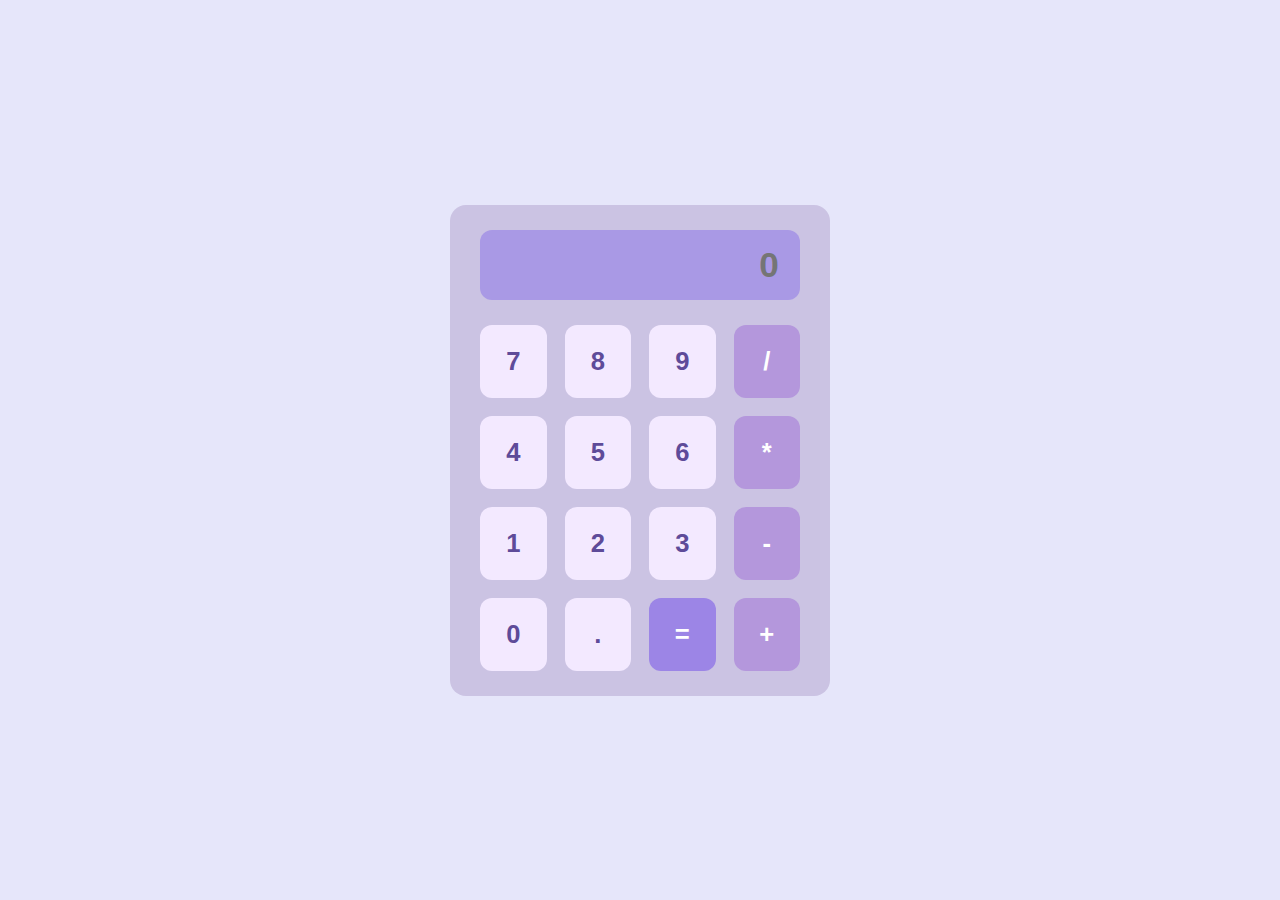
<file: index.html>
<!DOCTYPE html>
<html lang="en">
<head>
  <meta charset="UTF-8" />
  <meta name="viewport" content="width=device-width, initial-scale=1" />
  <title>Basic Calculator UI</title>
  <link rel="stylesheet" href="calculator.css" />
</head>
<body>
  <div class="calculator">
    <input type="text" class="display" disabled placeholder="0" />
    <div class="buttons">
      <button class="btn">7</button>
      <button class="btn">8</button>
      <button class="btn">9</button>
      <button class="btn operator">/</button>

      <button class="btn">4</button>
      <button class="btn">5</button>
      <button class="btn">6</button>
      <button class="btn operator">*</button>

      <button class="btn">1</button>
      <button class="btn">2</button>
      <button class="btn">3</button>
      <button class="btn operator">-</button>

      <button class="btn">0</button>
      <button class="btn">.</button>
      <button class="btn equal">=</button>
      <button class="btn operator">+</button>
    </div>
  </div>
</body>
</html>
</file>
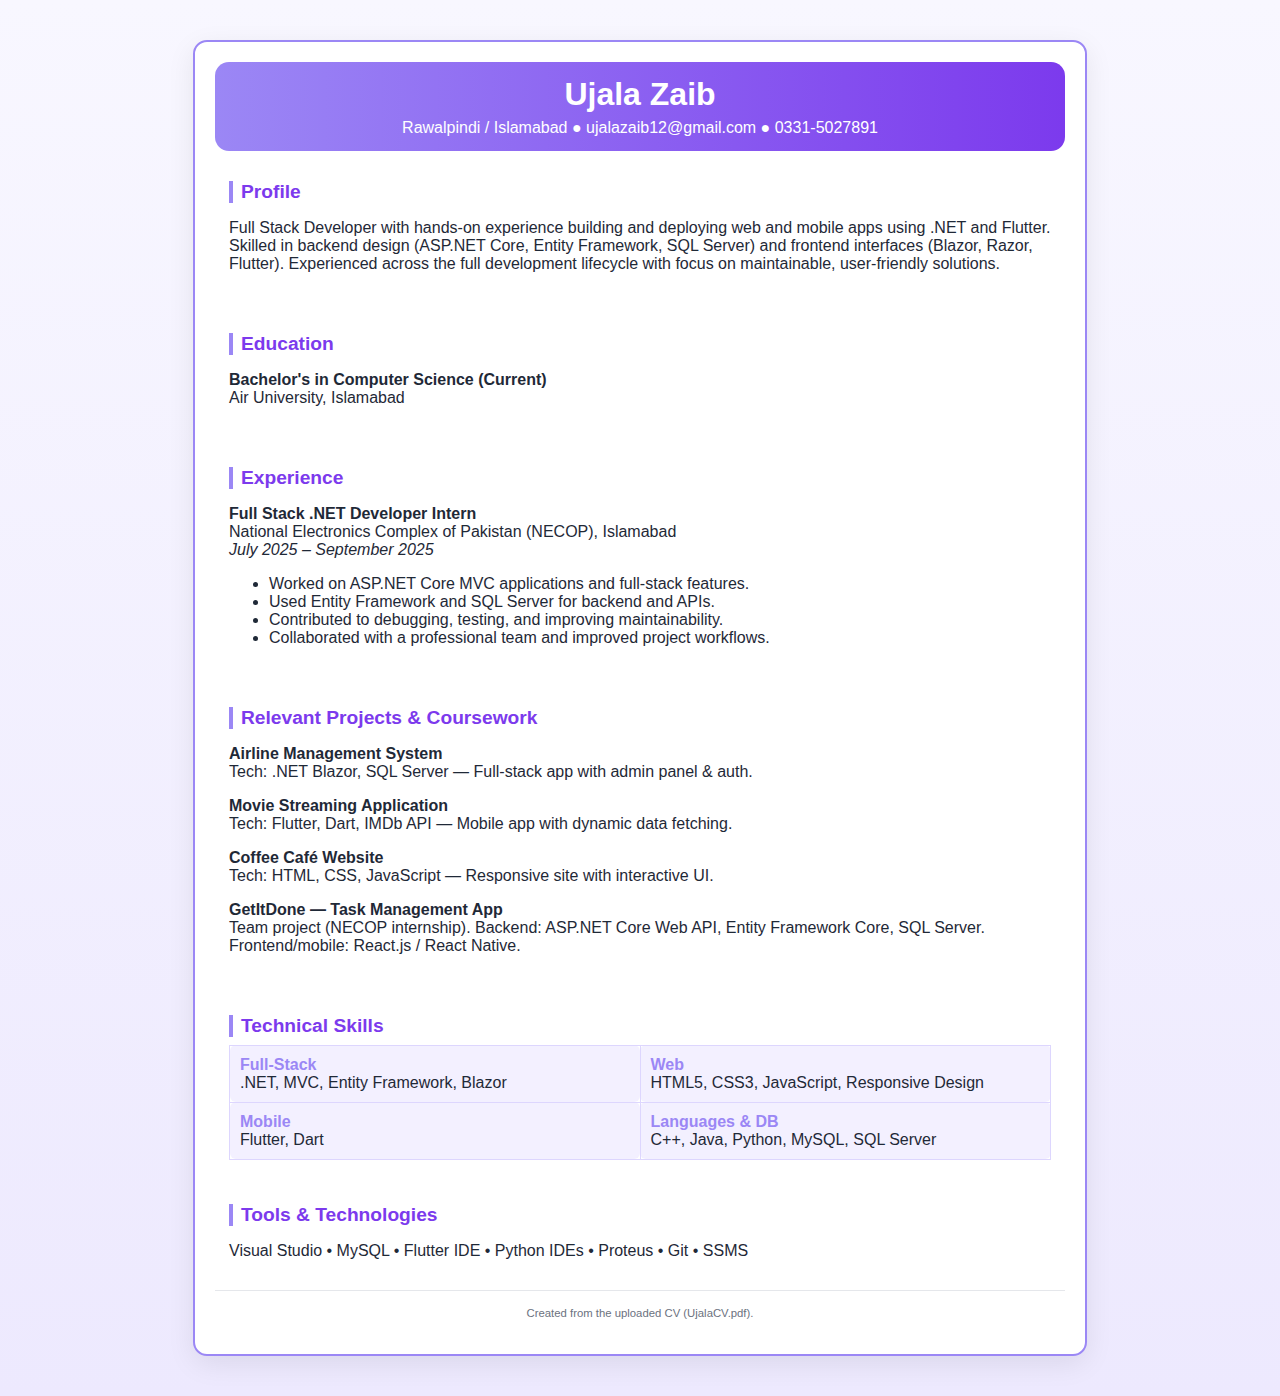
<file: cv.html>
<!doctype html>
<html lang="en">
<head>
  <meta charset="utf-8" />
  <meta name="viewport" content="width=device-width,initial-scale=1" />
  <title>Ujala Zaib — Resume</title>
  <link rel="stylesheet" href="cv.css" />
</head>
<body>
  <main class="resume">
    <table class="cv-table">
      <!-- Header -->
      <tr>
        <td class="header">
          <div class="name">Ujala Zaib</div>
          <div class="sub">
            Rawalpindi / Islamabad ● ujalazaib12@gmail.com ● 0331-5027891
          </div>
        </td>
      </tr>

      <!-- Profile -->
      <tr>
        <td>
          <h2 class="section-title">Profile</h2>
          <p>
            Full Stack Developer with hands-on experience building and deploying
            web and mobile apps using .NET and Flutter. Skilled in backend design
            (ASP.NET Core, Entity Framework, SQL Server) and frontend interfaces
            (Blazor, Razor, Flutter). Experienced across the full development
            lifecycle with focus on maintainable, user-friendly solutions.
          </p>
        </td>
      </tr>

      <!-- Education -->
      <tr>
        <td>
          <h2 class="section-title">Education</h2>
          <p><strong>Bachelor's in Computer Science (Current)</strong><br>
             Air University, Islamabad</p>
        </td>
      </tr>

      <!-- Experience -->
      <tr>
        <td>
          <h2 class="section-title">Experience</h2>
          <p><strong>Full Stack .NET Developer Intern</strong><br>
             National Electronics Complex of Pakistan (NECOP), Islamabad<br>
             <em>July 2025 – September 2025</em></p>
          <ul>
            <li>Worked on ASP.NET Core MVC applications and full-stack features.</li>
            <li>Used Entity Framework and SQL Server for backend and APIs.</li>
            <li>Contributed to debugging, testing, and improving maintainability.</li>
            <li>Collaborated with a professional team and improved project workflows.</li>
          </ul>
        </td>
      </tr>

      <!-- Projects -->
      <tr>
        <td>
          <h2 class="section-title">Relevant Projects & Coursework</h2>
          <p><strong>Airline Management System</strong><br>
             Tech: .NET Blazor, SQL Server — Full-stack app with admin panel & auth.</p>

          <p><strong>Movie Streaming Application</strong><br>
             Tech: Flutter, Dart, IMDb API — Mobile app with dynamic data fetching.</p>

          <p><strong>Coffee Café Website</strong><br>
             Tech: HTML, CSS, JavaScript — Responsive site with interactive UI.</p>

          <p><strong>GetItDone — Task Management App</strong><br>
             Team project (NECOP internship). Backend: ASP.NET Core Web API,
             Entity Framework Core, SQL Server. Frontend/mobile: React.js / React Native.</p>
        </td>
      </tr>

      <!-- Skills -->
      <tr>
        <td>
          <h2 class="section-title">Technical Skills</h2>
          <table class="skills-table">
            <tr>
              <td><strong>Full-Stack</strong><br>.NET, MVC, Entity Framework, Blazor</td>
              <td><strong>Web</strong><br>HTML5, CSS3, JavaScript, Responsive Design</td>
            </tr>
            <tr>
              <td><strong>Mobile</strong><br>Flutter, Dart</td>
              <td><strong>Languages & DB</strong><br>C++, Java, Python, MySQL, SQL Server</td>
            </tr>
          </table>
        </td>
      </tr>

      <!-- Tools -->
      <tr>
        <td>
          <h2 class="section-title">Tools & Technologies</h2>
          <p>Visual Studio • MySQL • Flutter IDE • Python IDEs • Proteus • Git • SSMS</p>
        </td>
      </tr>

      <!-- Footer -->
      <tr>
        <td class="footer">
          <small>Created from the uploaded CV (UjalaCV.pdf).</small>
        </td>
      </tr>
    </table>
  </main>
</body>
</html>
</file>
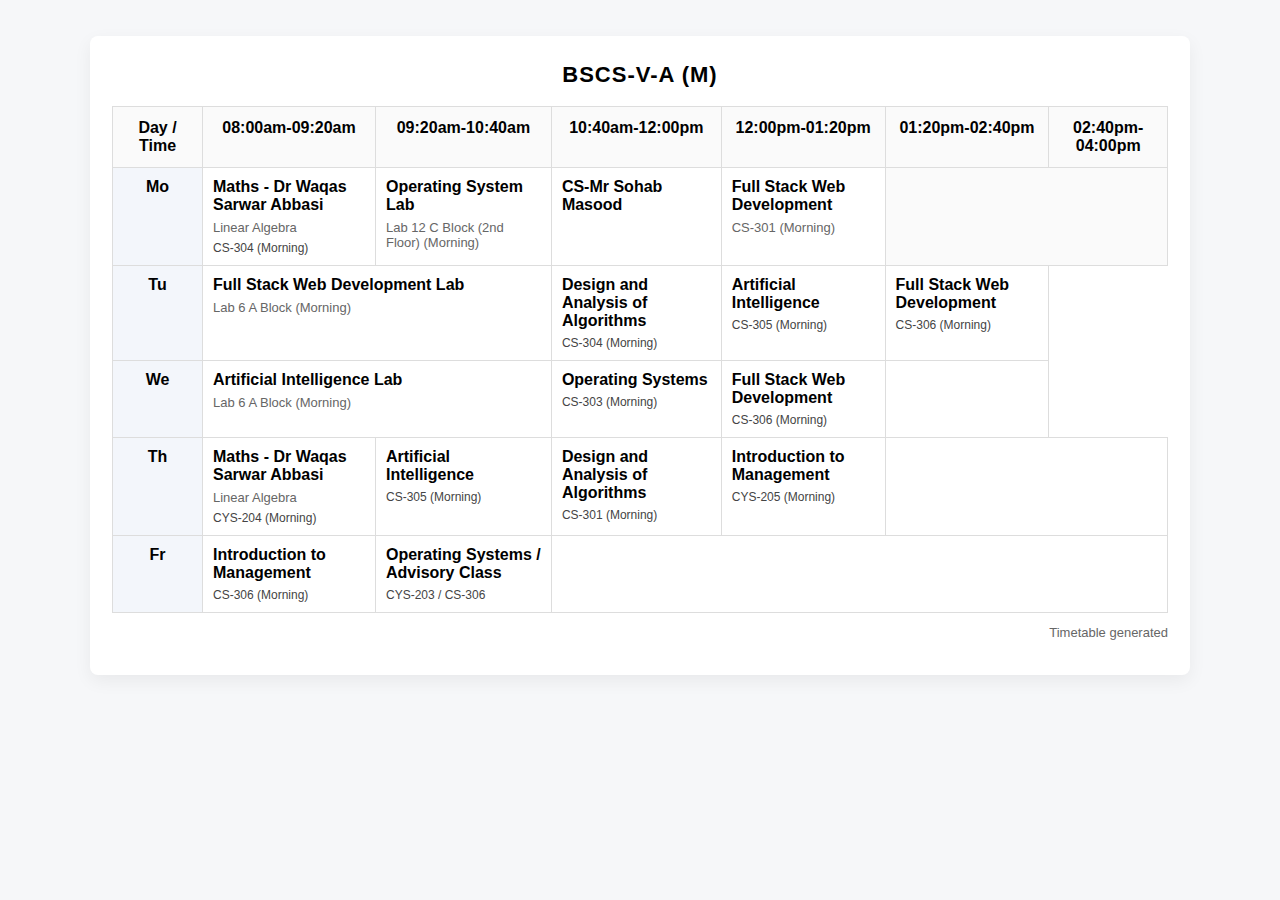
<file: timetable.html>
<!-- File: index.html -->
<!doctype html>
<html lang="en">
<head>
  <meta charset="utf-8" />
  <meta name="viewport" content="width=device-width, initial-scale=1" />
  <title>BSCS Timetable</title>
  <link rel="stylesheet" href="timetable.css" />
</head>
<body>
  <div class="container">
    <h1 class="title">BSCS-V-A (M)</h1>

    <div class="table-wrap">
      <table class="timetable">
        <thead>
          <tr>
            <th class="day-col">Day / Time</th>
            <th>08:00am-09:20am</th>
            <th>09:20am-10:40am</th>
            <th>10:40am-12:00pm</th>
            <th>12:00pm-01:20pm</th>
            <th>01:20pm-02:40pm</th>
            <th>02:40pm-04:00pm</th>
          </tr>
        </thead>
        <tbody>
          <tr>
            <td class="day-col">Mo</td>
            <td>
              <div class="cell-title">Maths - Dr Waqas Sarwar Abbasi</div>
              <div class="cell-sub">Linear Algebra</div>
              <div class="code">CS-304 (Morning)</div>
            </td>
            <td>
              <div class="cell-title">Operating System Lab</div>
              <div class="cell-sub">Lab 12 C Block (2nd Floor) (Morning)</div>
            </td>
            <td>
              <div class="cell-title">CS-Mr Sohab Masood</div>
            </td>
            <td>
              <div class="cell-title">Full Stack Web Development</div>
              <div class="cell-sub">CS-301 (Morning)</div>
            </td>
            <td colspan="2" class="empty">&nbsp;</td>
          </tr>

          <tr>
            <td class="day-col">Tu</td>
            <td colspan="2">
              <div class="cell-title">Full Stack Web Development Lab</div>
              <div class="cell-sub">Lab 6 A Block (Morning)</div>
            </td>
            <td>
              <div class="cell-title">Design and Analysis of Algorithms</div>
              <div class="code">CS-304 (Morning)</div>
            </td>
            <td>
              <div class="cell-title">Artificial Intelligence</div>
              <div class="code">CS-305 (Morning)</div>
            </td>
            <td>
              <div class="cell-title">Full Stack Web Development</div>
              <div class="code">CS-306 (Morning)</div>
            </td>
          </tr>

          <tr>
            <td class="day-col">We</td>
            <td colspan="2">
              <div class="cell-title">Artificial Intelligence Lab</div>
              <div class="cell-sub">Lab 6 A Block (Morning)</div>
            </td>
            <td>
              <div class="cell-title">Operating Systems</div>
              <div class="code">CS-303 (Morning)</div>
            </td>
            <td>
              <div class="cell-title">Full Stack Web Development</div>
              <div class="code">CS-306 (Morning)</div>
            </td>
            <td></td>
          </tr>

          <tr>
            <td class="day-col">Th</td>
            <td>
              <div class="cell-title">Maths - Dr Waqas Sarwar Abbasi</div>
              <div class="cell-sub">Linear Algebra</div>
              <div class="code">CYS-204 (Morning)</div>
            </td>
            <td>
              <div class="cell-title">Artificial Intelligence</div>
              <div class="code">CS-305 (Morning)</div>
            </td>
            <td>
              <div class="cell-title">Design and Analysis of Algorithms</div>
              <div class="code">CS-301 (Morning)</div>
            </td>
            <td>
              <div class="cell-title">Introduction to Management</div>
              <div class="code">CYS-205 (Morning)</div>
            </td>
            <td colspan="2"></td>
          </tr>

          <tr>
            <td class="day-col">Fr</td>
            <td>
              <div class="cell-title">Introduction to Management</div>
              <div class="code">CS-306 (Morning)</div>
            </td>
            <td>
              <div class="cell-title">Operating Systems / Advisory Class</div>
              <div class="code">CYS-203 / CS-306</div>
            </td>
            <td colspan="4"></td>
          </tr>
        </tbody>
      </table>
    </div>

    <p class="footer">Timetable generated</p>
  </div>
</body>
</html>
</file>
<file: calculator.css>
body {
  background: #e6e6fa;
  display: flex;
  justify-content: center;
  align-items: center;
  height: 100vh;
  margin: 0;
  font-family: 'Segoe UI', Tahoma, Geneva, Verdana, sans-serif;
}

.calculator {
  background: #cbc3e3;
  border-radius: 16px;
  width: 320px;
  padding: 25px 30px;
  color: #4b3b6b;
}

.display {
  width: 100%;
  height: 70px;
  font-size: 2.2rem;
  border: none;
  background: #a999e5;
  color: #fff;
  border-radius: 12px;
  padding: 0 20px;
  margin-bottom: 25px;
  text-align: right;
  box-sizing: border-box;
  font-weight: 600;
  letter-spacing: 1.2px;
}

.buttons {
  display: grid;
  grid-template-columns: repeat(4, 1fr);
  gap: 18px;
}

.btn {
  background: #f3e9ff;
  border: none;
  border-radius: 12px;
  font-size: 1.6rem;
  padding: 22px 0;
  cursor: pointer;
  user-select: none;
  color: #5e4b99;
  font-weight: 600;
  transition: background 0.3s ease;
}

.btn:hover {
  background: #dcd0ff;
  color: #3d2f78;
}

.operator {
  background: #b497dc;
  color: #fff;
  font-weight: 700;
  border-radius: 12px;
  transition: background 0.3s ease;
}

.operator:hover {
  background: #826fc7;
}

.equal {
  background: #9c85e6;
  color: #fff;
  grid-column: span 1;
  font-weight: 700;
  border-radius: 12px;
  transition: background 0.3s ease;
}

.equal:hover {
  background: #7c68cc;
}
</file>
<file: cv.css>
/* Lavender & White CV Theme using tables */

/* Colors */
:root {
  --bg: #f8f7ff;          /* light lavender */
  --card: #ffffff;        /* white cards */
  --accent: #9b87f5;      /* main lavender */
  --accent2: #7c3aed;     /* darker purple */
  --muted: #6b7280;       /* gray */
  --radius: 14px;
  --max-width: 850px;
}

body {
  font-family: "Segoe UI", Roboto, Arial, sans-serif;
  background: linear-gradient(180deg, var(--bg), #ede9fe 100%);
  color: #1f2937;
  display: flex;
  justify-content: center;
  padding: 32px 16px;
}

/* Main CV table */
.resume {
  max-width: var(--max-width);
  width: 100%;
  background: var(--card);
  border-radius: var(--radius);
  box-shadow: 0 8px 28px rgba(0, 0, 0, 0.08);
  border: 2px solid var(--accent);
  padding: 20px;
}
.cv-table {
  width: 100%;
  border-collapse: collapse;
}
.cv-table td {
  padding: 14px;
  vertical-align: top;
}

/* Header */
.header {
  text-align: center;
  padding: 20px;
  border-radius: var(--radius);
  background: linear-gradient(90deg, var(--accent), var(--accent2));
  color: #fff;
}
.name {
  font-size: 2rem;
  font-weight: bold;
}
.sub {
  margin-top: 6px;
  font-size: 1rem;
}

/* Section Titles */
.section-title {
  font-size: 1.2rem;
  font-weight: bold;
  margin-bottom: 8px;
  color: var(--accent2);
  border-left: 4px solid var(--accent);
  padding-left: 8px;
}

/* Skills Table */
.skills-table {
  width: 100%;
  border-collapse: collapse;
  margin-top: 8px;
}
.skills-table td {
  border: 1px solid #ddd6fe;
  padding: 10px;
  border-radius: 6px;
  background: #f3f0ff;
  width: 50%;
}
.skills-table strong {
  color: var(--accent);
}

/* Footer */
.footer {
  text-align: center;
  font-size: 0.85rem;
  color: var(--muted);
  padding-top: 10px;
  border-top: 1px solid #e5e7eb;
}
</file>
<file: timetable.css>
/* File: styles.css */
:root{
  --accent:#222;
  --muted:#666;
  --border:#ddd;
}
*{box-sizing:border-box}
body{font-family:Segoe UI, Roboto, Arial, sans-serif;background:#f6f7f9;padding:28px}
.container{max-width:1100px;margin:0 auto;background:#fff;padding:22px;border-radius:8px;box-shadow:0 6px 18px rgba(0,0,0,0.06)}
.title{text-align:center;margin:4px 0 18px;font-size:22px;letter-spacing:1px}
.table-wrap{overflow:auto}
.timetable{width:100%;border-collapse:collapse;min-width:900px}
.timetable th, .timetable td{border:1px solid var(--border);padding:10px;vertical-align:top}
.timetable thead th{background:#fafafa;padding:12px;text-align:center;font-weight:700}
.day-col{width:90px;background:#f3f6fb;text-align:center;font-weight:700}
.cell-title{font-weight:600;margin-bottom:6px}
.cell-sub{font-size:13px;color:var(--muted)}
.code{font-size:12px;color:#444;margin-top:6px}
.empty{background:#fafafa}
.footer{text-align:right;color:var(--muted);font-size:13px;margin-top:12px}

@media (max-width:720px){
  .timetable{min-width:640px}
  .title{font-size:18px}
}
</file>
